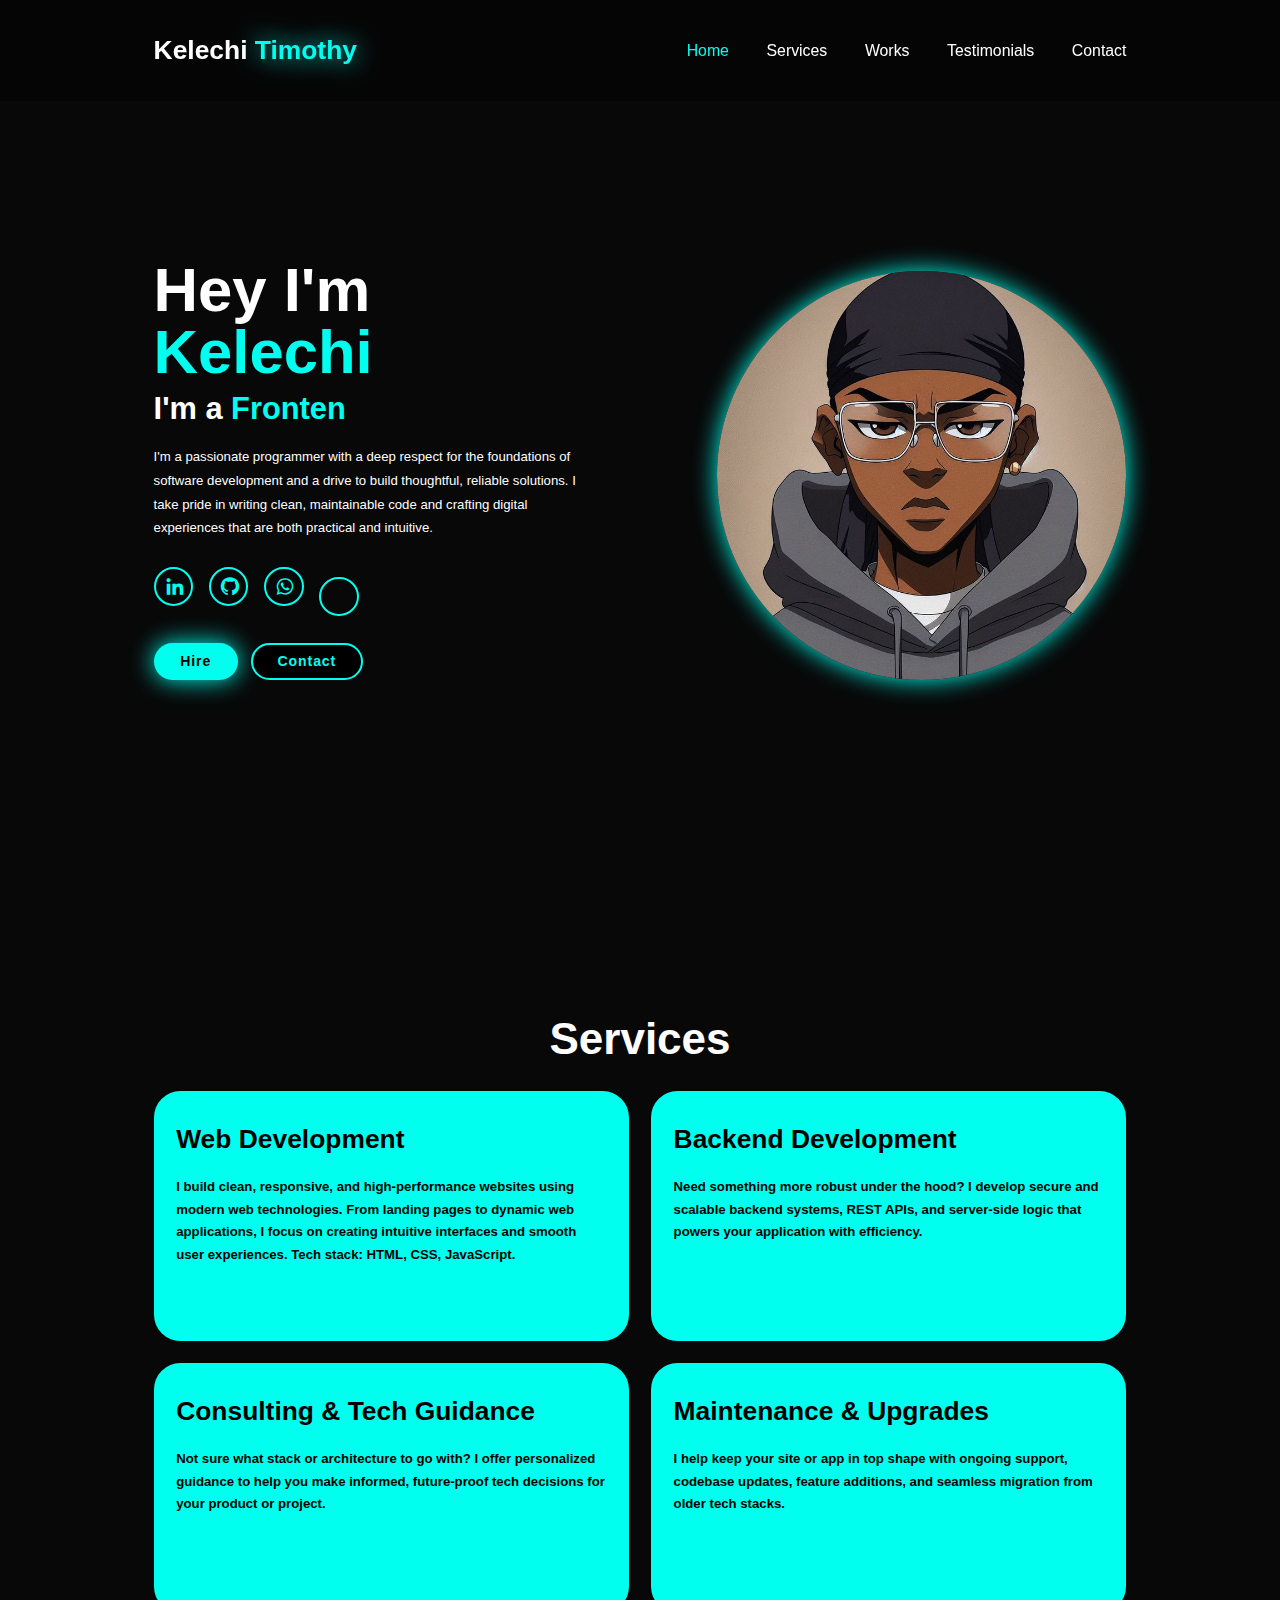
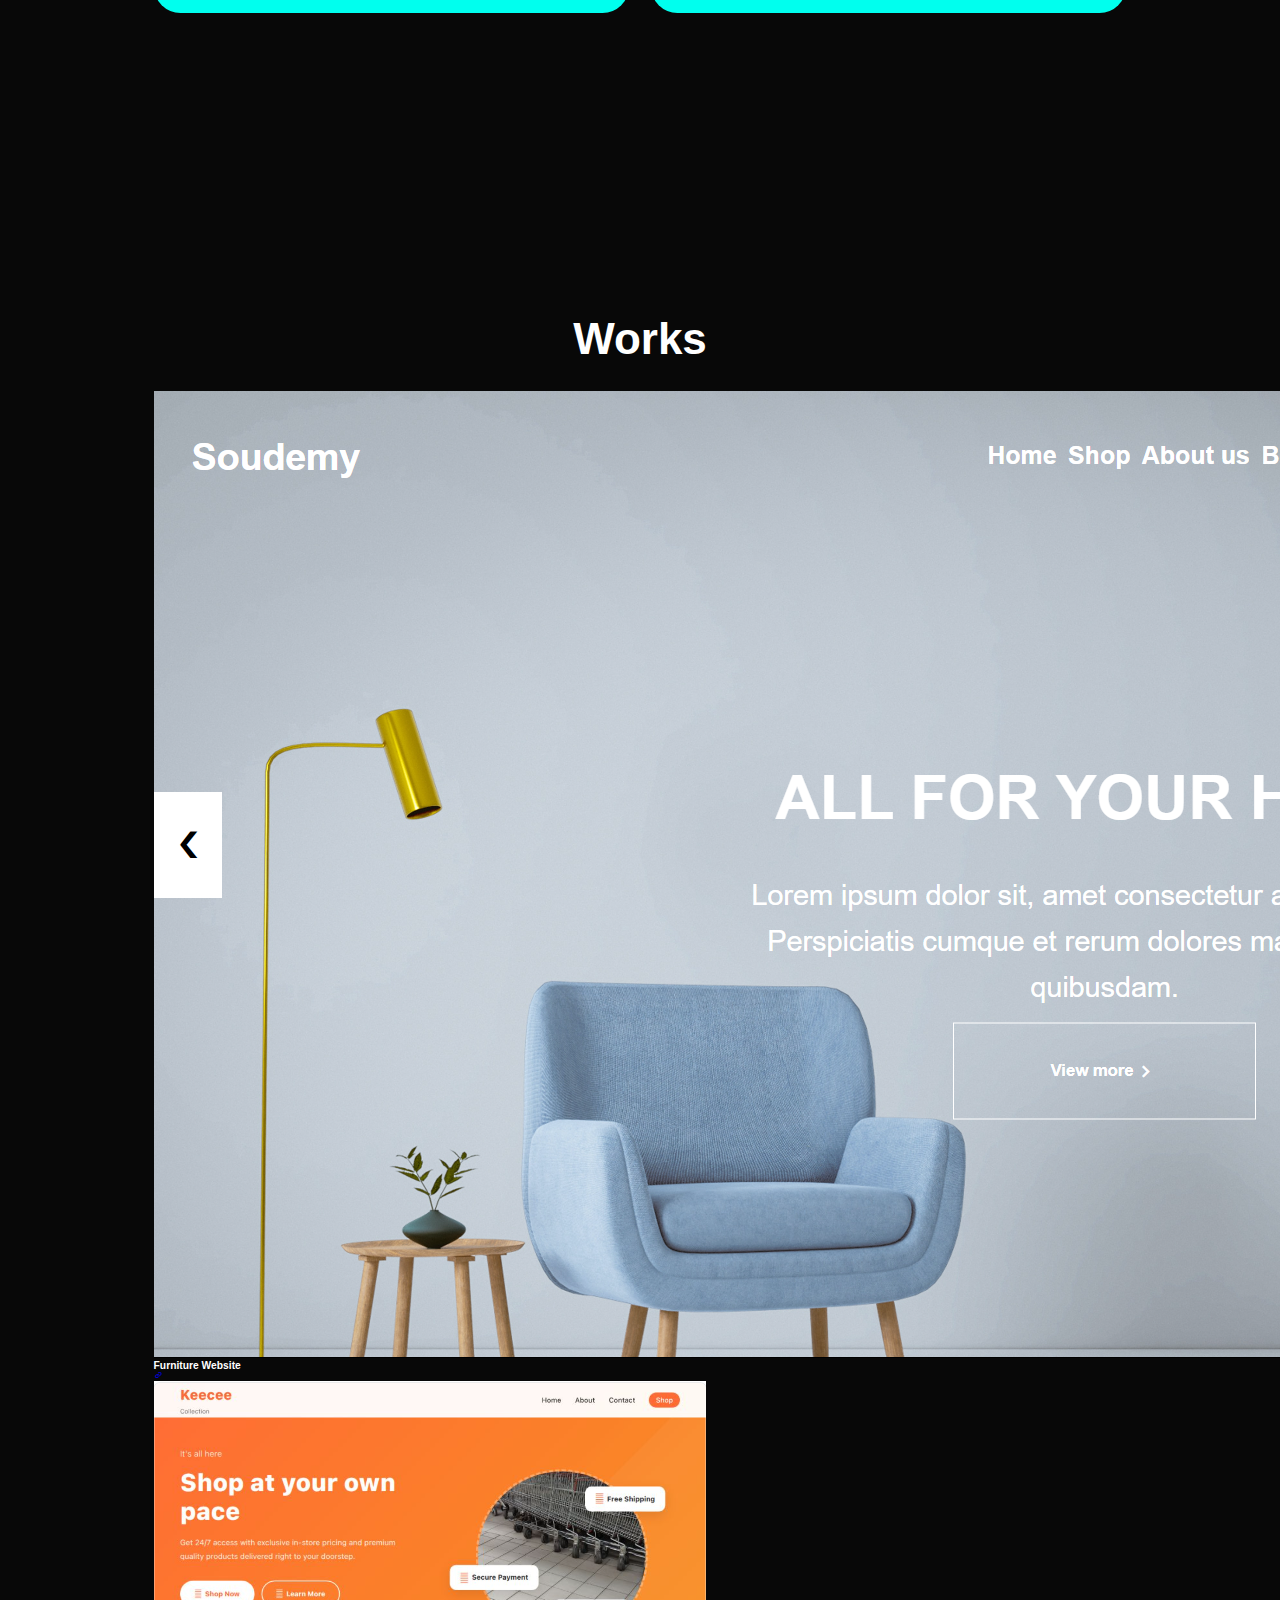
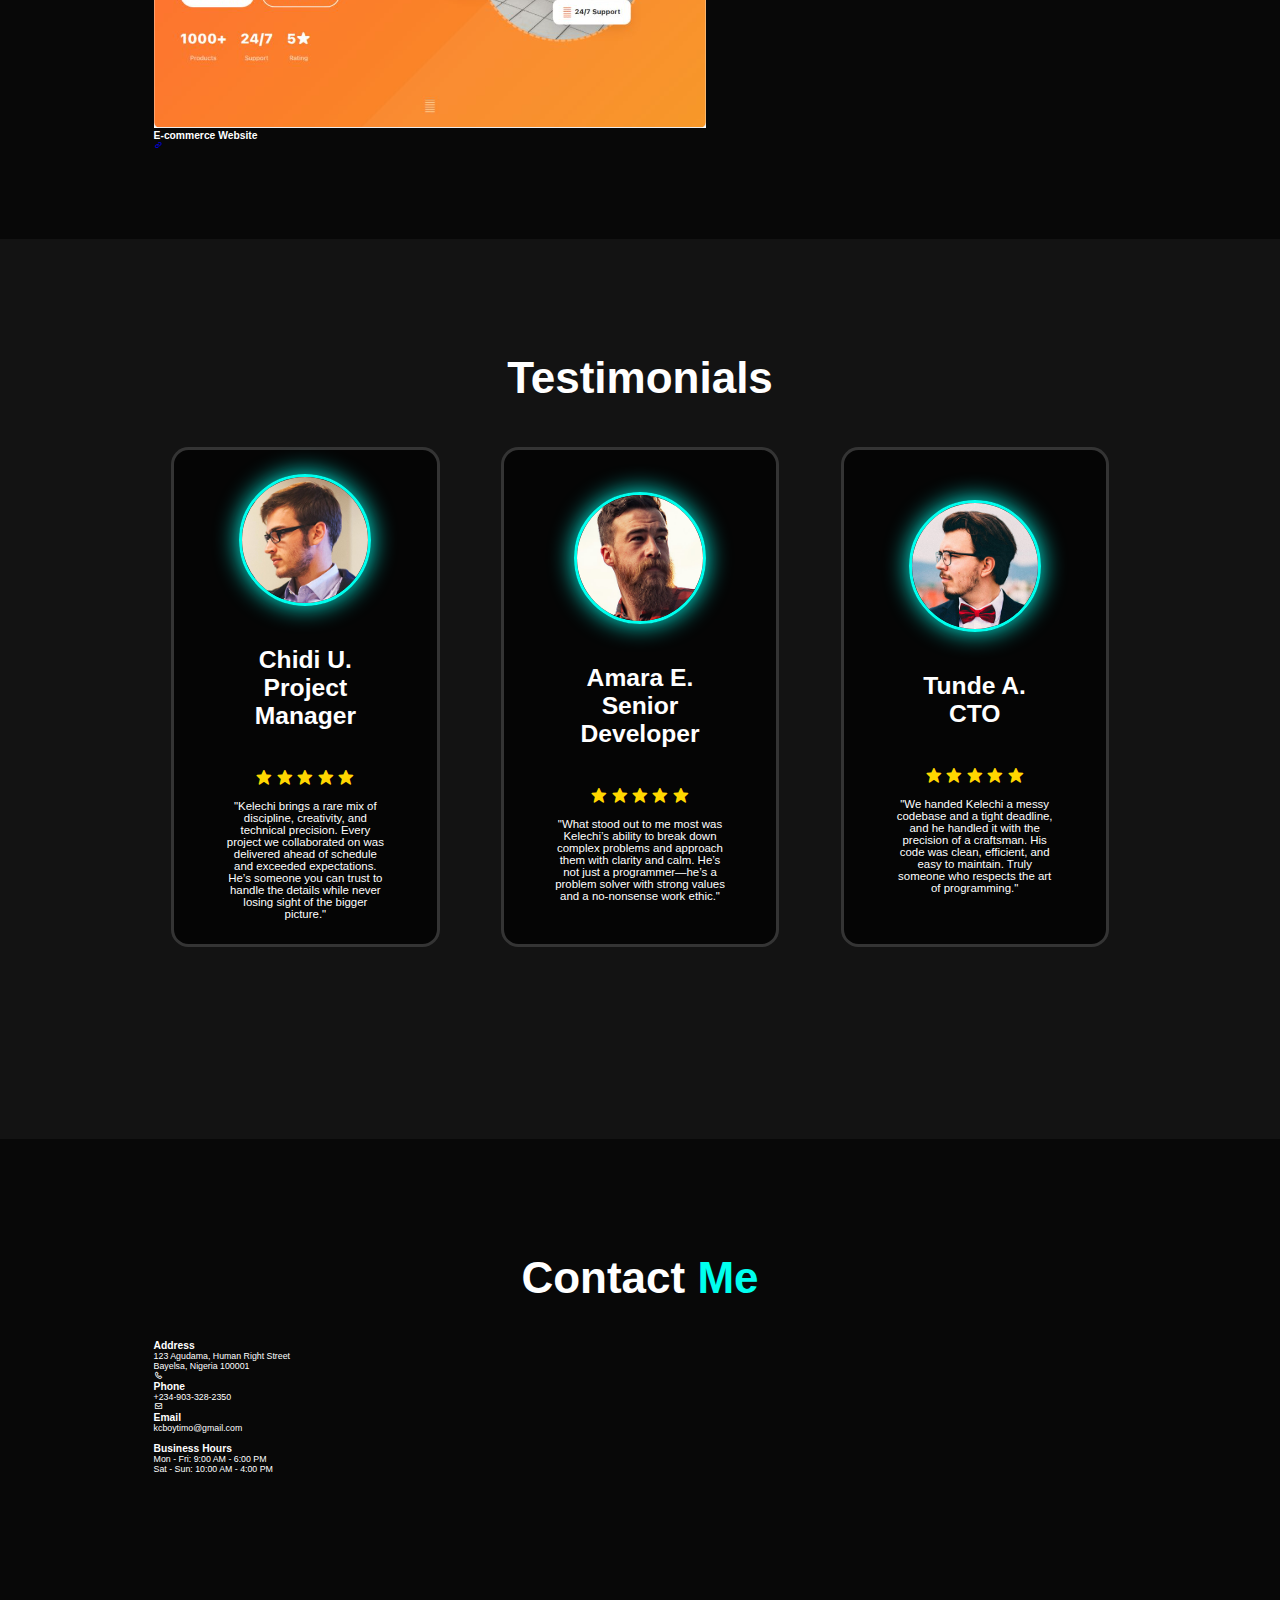
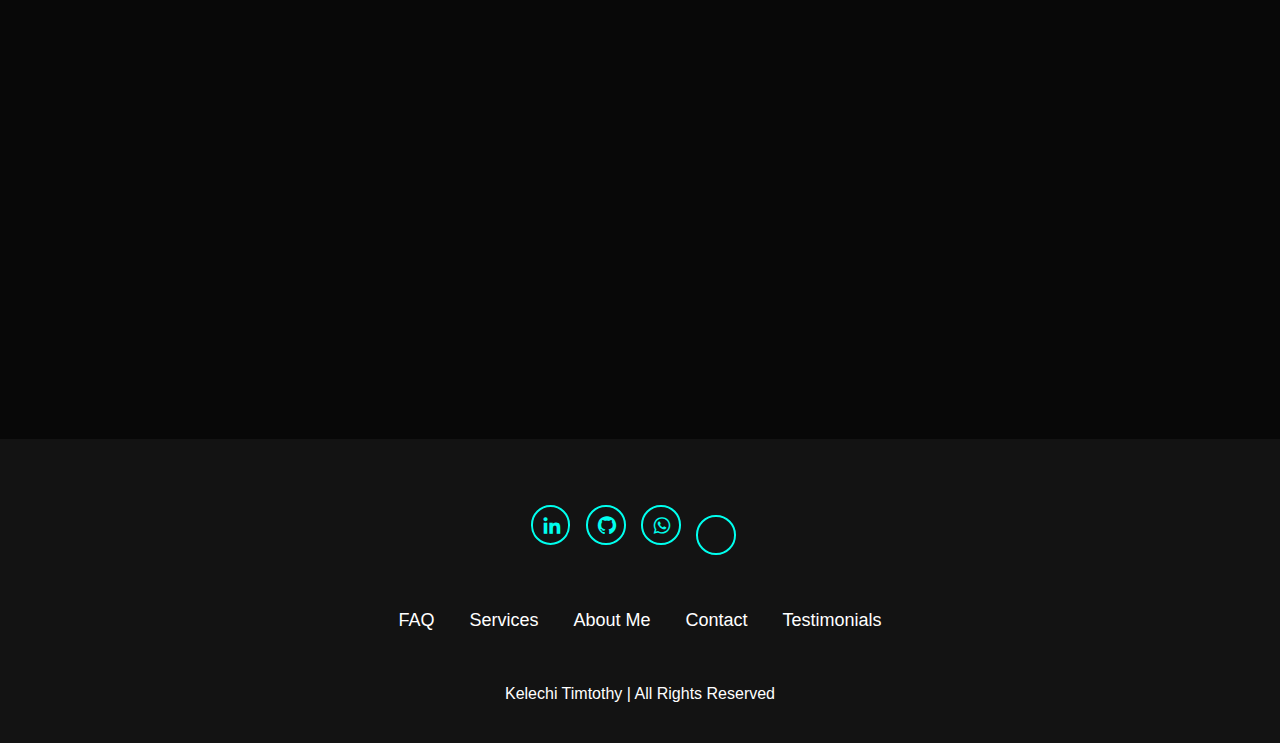
<file: index.html>
<!DOCTYPE html>
<html>
<head>
    <meta charset="UTF-8" />
    <meta name="viewport" content="width=device-width, initial-scale=1.0">
     <link href='https://unpkg.com/boxicons@2.1.4/css/boxicons.min.css' rel='stylesheet'>
     <link href='https://cdn.boxicons.com/fonts/basic/boxicons.min.css' rel='stylesheet'>
     <link href='https://cdn.boxicons.com/fonts/brands/boxicons-brands.min.css' rel='stylesheet'>
      <link rel="stylesheet" href="style.css">
      <link rel="icon" type="image/jpg" sizes="32x32" href="KC.jpg">
    <title>Portfolio | Home</title>
</head>
<body>
    <header id="mainHeader" class="header">
        <div class="logo">
            Kelechi <span>Timothy</span>
        </div>
        <div class="hamburger" id="hamburger">
      <span></span>
      <span></span>
      <span></span>
    </div>
        
       

        <nav>        
            <div class="nav-links">
                <a href="index.html#home" class="active">Home</a>
                <a href="index.html#services">Services</a>
                <a href="#work">Works</a>
                <a href="index.html#testimonials">Testimonials</a>
                <a href="index.html#contact">Contact</a>
            </div>        
        </nav>
    </header>
    <section class="home" id="home">
        
            <div class="home-content">
                <h1> Hey I'm <span>Kelechi</span></h1>
                <h3 class="text-animation"> I'm a <span id="text">|</span></h3>
                <p>I'm a passionate programmer with a deep respect for the foundations of software development and a drive to build thoughtful, reliable solutions. I take pride in writing clean, maintainable code and crafting digital experiences that are both practical and intuitive.</p>
                <div class="social-icons">
                    <a href="#"><i class='bx bxl-linkedin'></i></a>
                    <a href="https://github.com/Kelechi-6" target="_blank"><i class='bx bxl-github'></i></a>
                     <a href="https://wa.me/2349033282350?text=Good%20day%2C%20I%20came%20across%20your%20profile%20and%20would%20like%20to%20connect%20regarding%20a%20professional%20opportunity.%20Looking%20forward%20to%20hearing%20from%20you." target="_blank"><i class='bx bxl-whatsapp'></i></a>
                    <a href="https://www.instagram.com/kelechi.dev?igsh=MXgyajJncXdpZHpkbA==" target="_blank"><i class='bxl  bx-instagram'></i> </a>
                </div>
                <div class="btn-group">
                    <a href="mailto:kcboytimo@gmail.com?subject=Let's%20Work%20Together&body=Hi%2C%20I%20would%20like%20to%20discuss%20a%20project." class="btn">Hire</a>
                    <a href="Home.html#contact" class="btn">Contact</a>
                </div>
            </div>
                <div class="home-img">
                    <img src="K.jpeg" alt="">
                </div>              
    </section>
    <section class="services" id="services">
        <h2 class="heading">Services</h2>
        <div class="services-container">
            <div class="service-box">
                <div class="service-info">
                    <h4>Web Development</h4>
                    <p>I build clean, responsive, and high-performance websites using modern web technologies. From landing pages to dynamic web applications, I focus on creating intuitive interfaces and smooth user experiences.
                    Tech stack: HTML, CSS, JavaScript.</p>
                </div>
            </div>
            <div class="service-box">
                <div class="service-info">
                    <h4> Backend Development</h4>
                    <p>Need something more robust under the hood? I develop secure and scalable backend systems, REST APIs, and server-side logic that powers your application with efficiency.</p>
                    
                </div>
            </div>
            <div class="service-box">
                <div class="service-info">
                    <h4> Consulting & Tech Guidance</h4>
                    <p>Not sure what stack or architecture to go with? I offer personalized guidance to help you make informed, future-proof tech decisions for your product or project.</p>
                </div>
            </div>
            <div class="service-box">
                <div class="service-info">
                    <h4>Maintenance & Upgrades</h4>
                    <p>I help keep your site or app in top shape with ongoing support, codebase updates, feature additions, and seamless migration from older tech stacks.</p>
                </div>
            </div>
        </div>

        
    </section>
    <section class="work" id="work">
        <div class="work-head">
            <h2>Works</h2>
        </div>
        <div class="categories-grid">
            <div class="category-card">
                    <div class="category-image">
                        <img src="project-1.png" alt="Men's Wear">
                        <div class="category-overlay">
                            <div class="category-info">
                                <h3>Furniture Website</h3>
                                <a href="https://responsive-furniture-website1.vercel.app/" class="category-btn">
                                    <i class='bx  bx-link' ></i></a>
                            </div>
                        </div>
                    </div>
                </div>
                <div class="category-card">
                    <div class="category-image">
                        <img src="project-2.png" alt="Men's Wear">
                        <div class="category-overlay">
                            <div class="category-info">
                                <h3>E-commerce Website</h3>
                                <a href="https://e-commerce-one-pi-88.vercel.app/" class="category-btn">
                                    <i class='bx  bx-link' ></i></a>
                            </div>
                        </div>
                    </div>
                </div>
        </div>
    </section>

    <section class="testimonials" id="testimonials">
        <div class="testimonials-box">
            <h2 class="heading"> Testimonials</h2>

            <div class="wrapper">
                <div class="testimonials-item">
                    <img src="user-01.jpg" alt="">
                    <h2>Chidi U. <br> Project Manager</h2>
                    <div class="rating">
                        <i class='bx bxs-star'
                        id="star"></i>
                        <i class='bx bxs-star'
                        id="star"></i>
                        <i class='bx bxs-star'
                        id="star"></i>
                        <i class='bx bxs-star'
                        id="star"></i>
                        <i class='bx bxs-star'
                        id="star"></i>
                    </div>
                    <p>"Kelechi brings a rare mix of discipline, creativity, and technical precision. Every project we collaborated on was delivered ahead of schedule and exceeded expectations. He’s someone you can trust to handle the details while never losing sight of the bigger picture."</p>
                </div>
                <div class="testimonials-item">
                    <img src="user-02.jpg" alt="">
                    <h2>Amara E. <br> Senior Developer</h2>
                    <div class="rating">
                        <i class='bx bxs-star'
                        id="star"></i>
                        <i class='bx bxs-star'
                        id="star"></i>
                        <i class='bx bxs-star'
                        id="star"></i>
                        <i class='bx bxs-star'
                        id="star"></i>
                        <i class='bx bxs-star'
                        id="star"></i>
                    </div>
                    <p>"What stood out to me most was Kelechi’s ability to break down complex problems and approach them with clarity and calm. He’s not just a programmer—he’s a problem solver with strong values and a no-nonsense work ethic."</p>
                </div>
                <div class="testimonials-item">
                    <img src="user-03.jpg" alt="">
                    <h2>Tunde A. <br> CTO</h2>
                    <div class="rating">
                        <i class='bx bxs-star'
                        id="star"></i>
                        <i class='bx bxs-star'
                        id="star"></i>
                        <i class='bx bxs-star'
                        id="star"></i>
                        <i class='bx bxs-star'
                        id="star"></i>
                        <i class='bx bxs-star'
                        id="star"></i>
                    </div>
                    <p>"We handed Kelechi a messy codebase and a tight deadline, and he handled it with the precision of a craftsman. His code was clean, efficient, and easy to maintain. Truly someone who respects the art of programming."</p>
                </div>
            </div>
        </div>
    </section>

    <section class="contact" id="contact">
        <h2 class="heading">Contact <span>Me</span></h2>

        <div class="contact-info">
                    <div class="info-card">
                        <div class="info-icon">
                            <i class='bx  bx-location-alt'></i> 
                        </div>
                        <div class="info-details">
                            <h3>Address</h3>
                            <p>123 Agudama, Human Right Street<br>Bayelsa, Nigeria 100001</p>
                        </div>
                    </div>

                    <div class="info-card">
                        <div class="info-icon">
                            <i class='bx  bx-phone'></i> 
                        </div>
                        <div class="info-details">
                            <h3>Phone</h3>
                            <p>+234-903-328-2350</p>
                        </div>
                    </div>

                    <div class="info-card">
                        <div class="info-icon">
                            <i class='bx  bx-envelope'></i> 
                        </div>
                        <div class="info-details">
                            <h3>Email</h3>
                            <p>kcboytimo@gmail.com</p>
                        </div>
                    </div>

                    <div class="info-card">
                        <div class="info-icon">
                            <i class='bx  bx-clock-5'></i> 
                        </div>
                        <div class="info-details">
                            <h3>Business Hours</h3>
                            <p>Mon - Fri: 9:00 AM - 6:00 PM</p>
                            <p>Sat - Sun: 10:00 AM - 4:00 PM</p>
                        </div>
                    </div>
        </div>
    </section>

    <footer class="footer">
        <div class="social">
                    <a href="#"><i class="bx bxl-linkedin"></i></a>
                    <a href="https://github.com/Kc-man6" target="_blank"><i class='bx bxl-github'></i></a>
                    <a href="https://wa.me/2349033282350?text=Good%20day%2C%20I%20came%20across%20your%20profile%20and%20would%20like%20to%20connect%20regarding%20a%20professional%20opportunity.%20Looking%20forward%20to%20hearing%20from%20you." target="_blank"><i class='bx bxl-whatsapp'></i></a>
                    <a href="https://www.instagram.com/kelechi.dev?igsh=MXgyajJncXdpZHpkbA==" target="_blank"><i class='bxl  bx-instagram'></i> </a>
        </div>

        <ul class="list">
            <li>
                <a href="#">FAQ</a>
            </li>
            <li>
                <a href="Home.html#services">Services</a>
            </li>
            <li>
                <a href="Home.html#home">About Me</a>
            </li>
            <li>
                <a href="Home.html#contact">Contact</a>
            </li>
            <li>
                <a href="Home.html#testimonials">Testimonials</a>
            </li>
        </ul>
        <p class="copyright">
            Kelechi Timtothy | All Rights Reserved
        </p>
    </footer>

    
    <script src="script.js"></script>
</body>
</html>
</file>
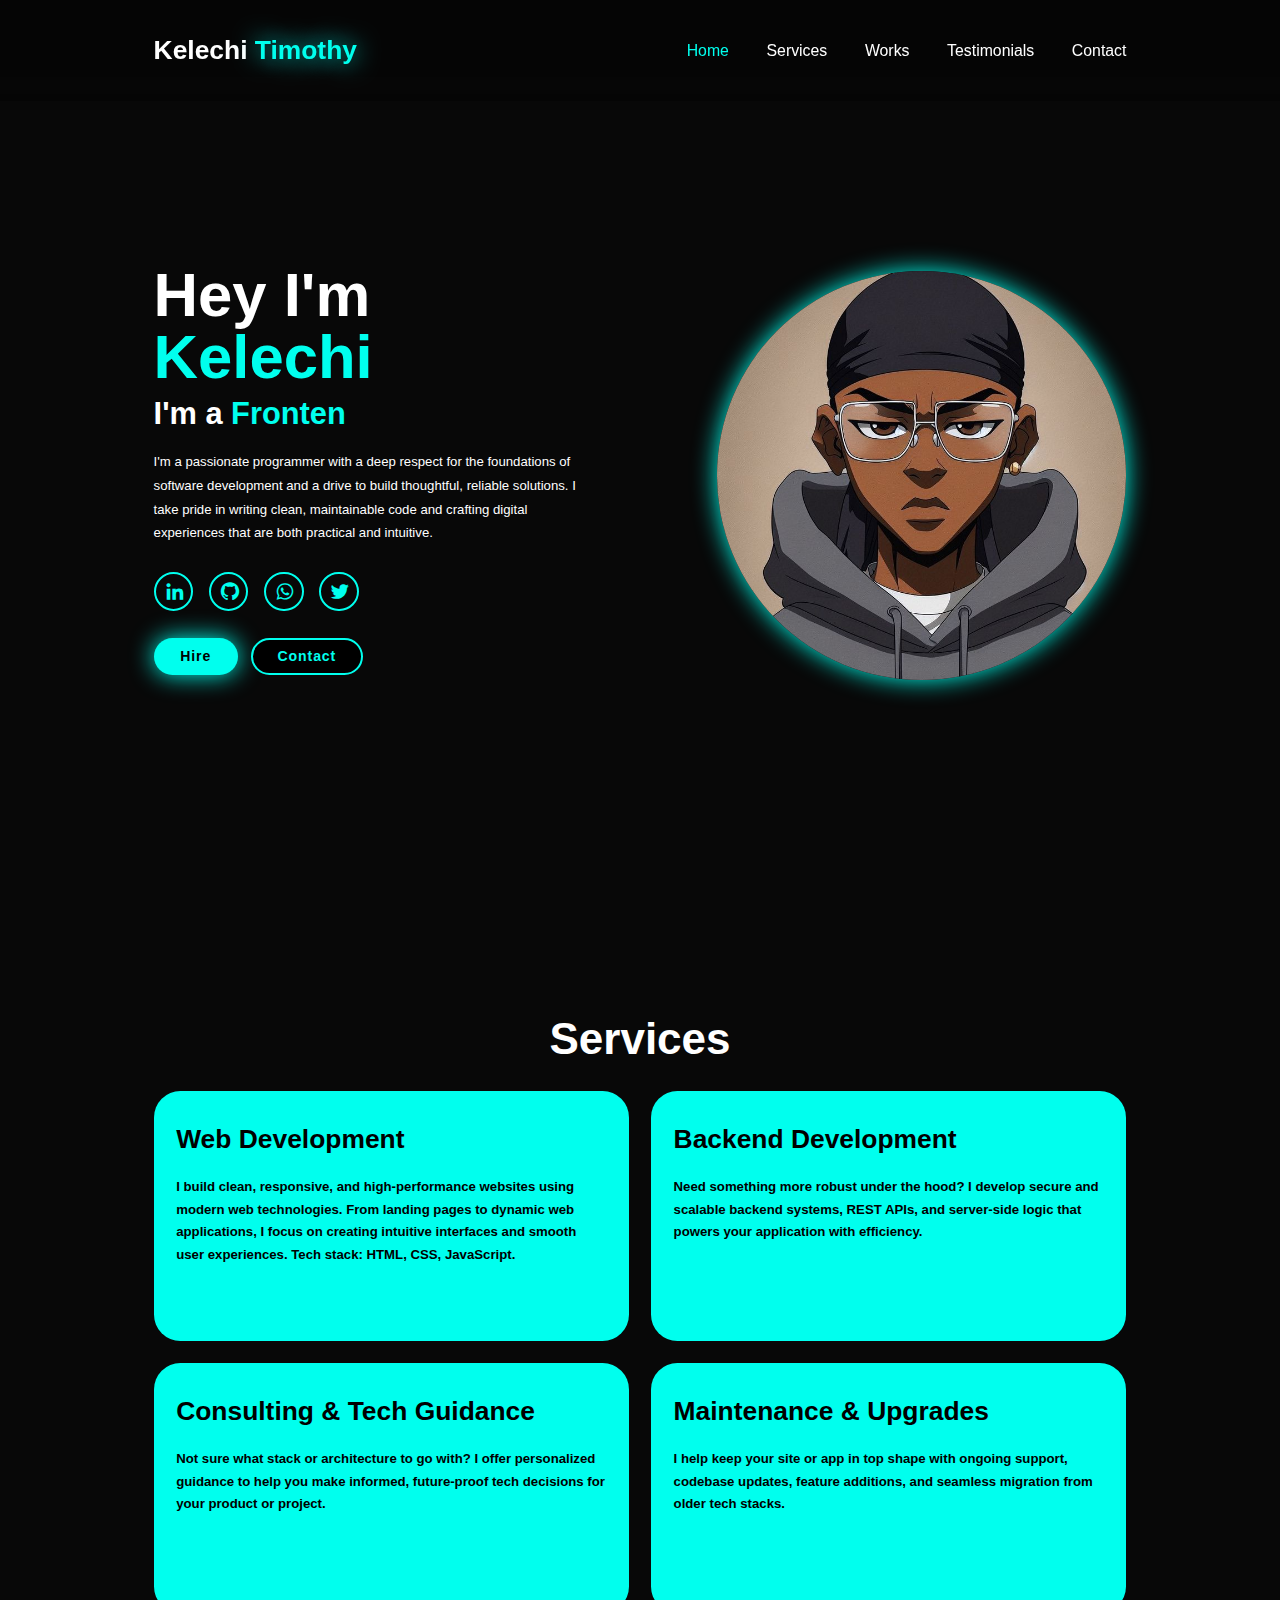
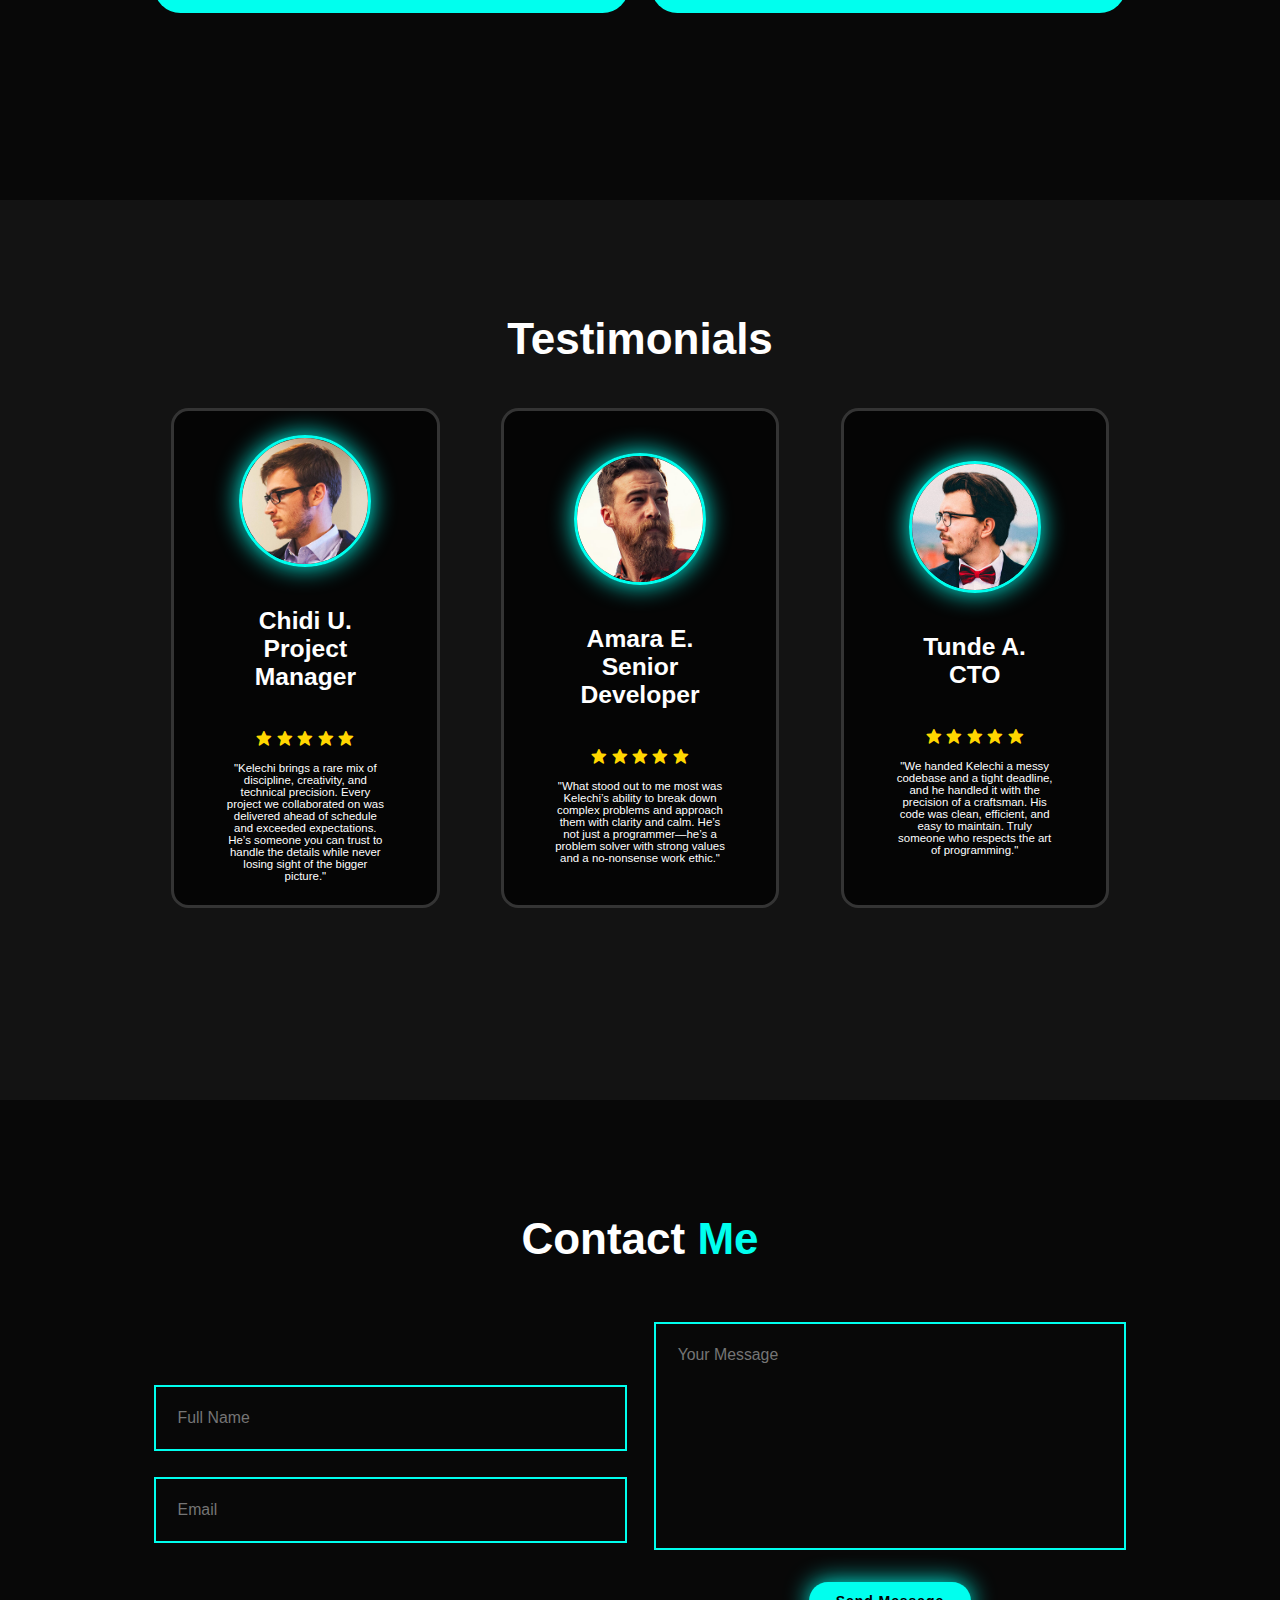
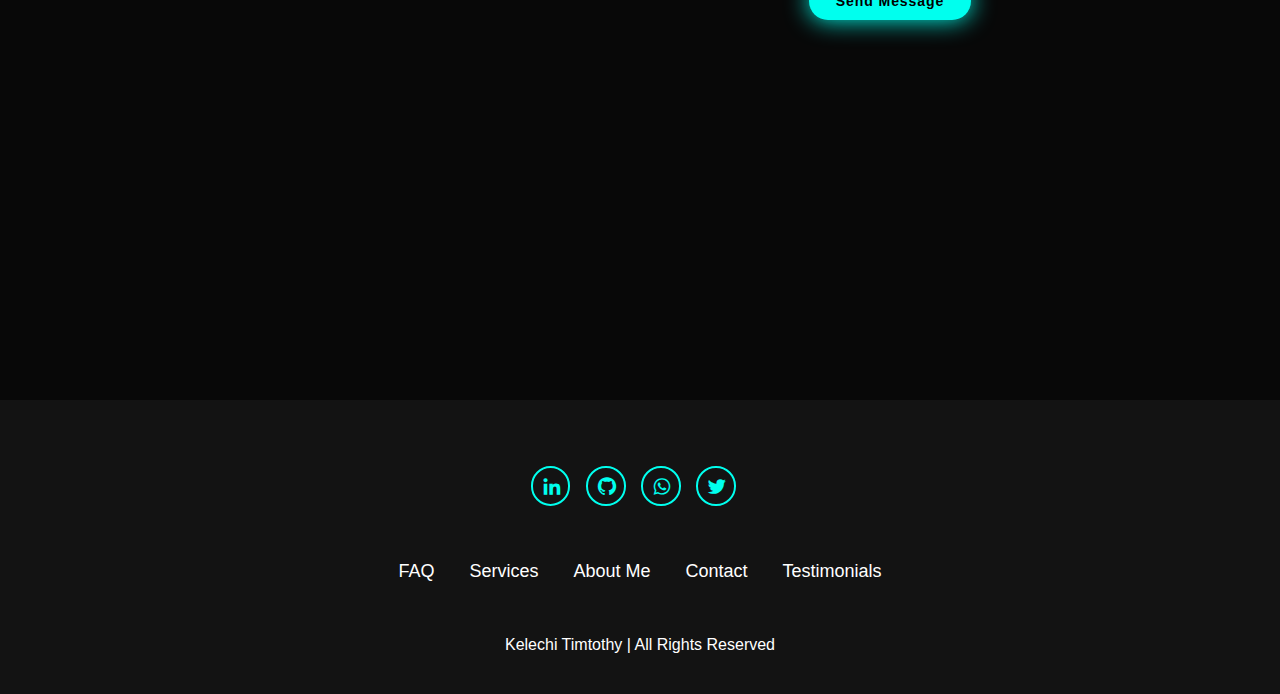
<file: Home.html>
<!DOCTYPE html>
<html>
<head>
    <meta charset="UTF-8" />
    <meta name="viewport" content="width=device-width, initial-scale=1.0">
     <link href='https://unpkg.com/boxicons@2.1.4/css/boxicons.min.css' rel='stylesheet'>
      <link rel="stylesheet" href="style.css">
      <link rel="icon" type="image/jpg" sizes="32x32" href="Image/KC.jpg">
    <title>Portfolio | Home</title>
</head>
<body>
    <header id="mainHeader" class="header">
        <div class="logo">
            <!-- <img src="image/KC.jpg" alt=""> -->
            Kelechi <span>Timothy</span>
        </div>
        <div class="hamburger" id="hamburger">
      <span></span>
      <span></span>
      <span></span>
    </div>
        
       

        <nav>        
            <div class="nav-links">
                <a href="Home.html#home" class="active">Home</a>
                <a href="Home.html#services">Services</a>
                <a href="#">Works</a>
                <a href="Home.html#testimonials">Testimonials</a>
                <a href="Home.html#contact">Contact</a>
            </div>        
        </nav>
    </header>
    <section class="home" id="home">
        
            <div class="home-content">
                <h1> Hey I'm <span>Kelechi</span></h1>
                <h3 class="text-animation"> I'm a <span id="text">|</span></h3>
                <p>I'm a passionate programmer with a deep respect for the foundations of software development and a drive to build thoughtful, reliable solutions. I take pride in writing clean, maintainable code and crafting digital experiences that are both practical and intuitive.</p>
                <div class="social-icons">
                    <a href="#"><i class='bx bxl-linkedin'></i></a>
                    <a href="#"><i class='bx bxl-github'></i></a>
                     <a href="#"><i class='bx bxl-whatsapp'></i></a>
                    <a href="#"><i class='bx bxl-twitter'></i></a>
                </div>
                <div class="btn-group">
                    <a href="mailto:#0" class="btn">Hire</a>
                    <a href="Home.html#contact" class="btn">Contact</a>
                </div>
            </div>
                <div class="home-img">
                    <img src="Image/K.jpeg" alt="">
                </div>              
    </section>
    <section class="services" id="services">
        <h2 class="heading">Services</h2>
        <div class="services-container">
            <div class="service-box">
                <div class="service-info">
                    <h4>Web Development</h4>
                    <p>I build clean, responsive, and high-performance websites using modern web technologies. From landing pages to dynamic web applications, I focus on creating intuitive interfaces and smooth user experiences.
                    Tech stack: HTML, CSS, JavaScript.</p>
                </div>
            </div>
            <div class="service-box">
                <div class="service-info">
                    <h4> Backend Development</h4>
                    <p>Need something more robust under the hood? I develop secure and scalable backend systems, REST APIs, and server-side logic that powers your application with efficiency.</p>
                    
                </div>
            </div>
            <div class="service-box">
                <div class="service-info">
                    <h4> Consulting & Tech Guidance</h4>
                    <p>Not sure what stack or architecture to go with? I offer personalized guidance to help you make informed, future-proof tech decisions for your product or project.</p>
                </div>
            </div>
            <div class="service-box">
                <div class="service-info">
                    <h4>Maintenance & Upgrades</h4>
                    <p>I help keep your site or app in top shape with ongoing support, codebase updates, feature additions, and seamless migration from older tech stacks.</p>
                </div>
            </div>
        </div>

        
    </section>

    <section class="testimonials" id="testimonials">
        <div class="testimonials-box">
            <h2 class="heading"> Testimonials</h2>

            <div class="wrapper">
                <div class="testimonials-item">
                    <img src="Image/user-01.jpg" alt="">
                    <h2>Chidi U. <br> Project Manager</h2>
                    <div class="rating">
                        <i class='bx bxs-star'
                        id="star"></i>
                        <i class='bx bxs-star'
                        id="star"></i>
                        <i class='bx bxs-star'
                        id="star"></i>
                        <i class='bx bxs-star'
                        id="star"></i>
                        <i class='bx bxs-star'
                        id="star"></i>
                    </div>
                    <p>"Kelechi brings a rare mix of discipline, creativity, and technical precision. Every project we collaborated on was delivered ahead of schedule and exceeded expectations. He’s someone you can trust to handle the details while never losing sight of the bigger picture."</p>
                </div>
                <div class="testimonials-item">
                    <img src="Image/user-02.jpg" alt="">
                    <h2>Amara E. <br> Senior Developer</h2>
                    <div class="rating">
                        <i class='bx bxs-star'
                        id="star"></i>
                        <i class='bx bxs-star'
                        id="star"></i>
                        <i class='bx bxs-star'
                        id="star"></i>
                        <i class='bx bxs-star'
                        id="star"></i>
                        <i class='bx bxs-star'
                        id="star"></i>
                    </div>
                    <p>"What stood out to me most was Kelechi’s ability to break down complex problems and approach them with clarity and calm. He’s not just a programmer—he’s a problem solver with strong values and a no-nonsense work ethic."</p>
                </div>
                <div class="testimonials-item">
                    <img src="Image/user-03.jpg" alt="">
                    <h2>Tunde A. <br> CTO</h2>
                    <div class="rating">
                        <i class='bx bxs-star'
                        id="star"></i>
                        <i class='bx bxs-star'
                        id="star"></i>
                        <i class='bx bxs-star'
                        id="star"></i>
                        <i class='bx bxs-star'
                        id="star"></i>
                        <i class='bx bxs-star'
                        id="star"></i>
                    </div>
                    <p>"We handed Kelechi a messy codebase and a tight deadline, and he handled it with the precision of a craftsman. His code was clean, efficient, and easy to maintain. Truly someone who respects the art of programming."</p>
                </div>
            </div>
        </div>
    </section>

    <section class="contact" id="contact">
        <h2 class="heading">Contact <span>Me</span></h2>

        <form >
            <div class="input-group">
                <div class="input-box">
                    <input type="text" placeholder="Full Name">
                    <input type="email" placeholder="Email">
                </div>
            </div>
            <div class="input-group-2">
                <textarea name="" id="" cols="30" rows="10" placeholder="Your Message"></textarea>
                <input type="submit" value="Send Message" class="btn">
            </div>
        </form>
    </section>

    <footer class="footer">
        <div class="social">
            <a href="#"><i class="bx bxl-linkedin"></i></a>
            <a href="#"><i class="bx bxl-github"></i></a>
            <a href="#"><i class="bx bxl-whatsapp"></i></a>
            <a href="#"><i class="bx bxl-twitter"></i></a>
        </div>

        <ul class="list">
            <li>
                <a href="#">FAQ</a>
            </li>
            <li>
                <a href="Home.html#services">Services</a>
            </li>
            <li>
                <a href="Home.html#home">About Me</a>
            </li>
            <li>
                <a href="Home.html#contact">Contact</a>
            </li>
            <li>
                <a href="Home.html#testimonials">Testimonials</a>
            </li>
        </ul>
        <p class="copyright">
            Kelechi Timtothy | All Rights Reserved
        </p>
    </footer>

    
    <script src="script.js"></script>
</body>
</html>
</file>
<file: style.css>
*{
    margin: 0;
    padding: 0;
    box-sizing: border-box;
    text-decoration: none;
    border: none;
    outline: none;
    scroll-behavior: smooth;
    font-family: Arial, Helvetica, sans-serif;
}
:root{
    --bg-color: #080808;
    --second-bg-color:#131313;
    --text-color:white;
    --main-color:#00ffee;
}

html{
    font-size: 60%;
    /* overflow: hidden; */
}
body{
    background-color: var(--bg-color);
    color: var(--text-color);
}
h2{
    margin: 3rem;
    color: white;
    font-size: 5rem;
    text-align: center;
}
.header{
    position: fixed;
    top: 0;
    left: 0;
    width: 100%;
    padding: 4rem 12% 4rem;
    background: rgba(0, 0, 0, 0.3);
    backdrop-filter: blur(10px);
    display: flex;
    justify-content: space-between;
    align-items: center;
    z-index: 5;
}
.logo{
    font-size: 3rem;
    color: var(--text-color);
    font-weight: 800;
    cursor: pointer;
    transition: 0.3s ease;
}
.logo:hover{
    transform: scale(1.1);
}
.logo span{
    text-shadow: 0 0 25px var(--main-color);
}
.nav-links a{
    font-size: 1.8rem;
    color: var(--text-color);
    margin-left: 4rem;
    font-weight: 500;
    transition: 0.3s ease;
    border-bottom: 3px solid transparent;
    position: relative;
}
.nav-links a::after {
  content: "";
  position: absolute;
  left: 0;
  bottom: -5px;
  width: 0;
  height: 2px;
  background: var(--main-color);
  transition: width 0.3s ease-in-out;
}
.nav-links a:hover::after {
  width: 100%;
}
.nav-links a:hover,
.nav-links a.active{
    color: var(--main-color);
}

section{
    min-height: 100vh;
    padding: 10rem 12% 10rem;
}
.home{
    display: flex;
    align-items: center;
    justify-content: center;
    gap: 15rem;
}
.home-content{
    display: flex;
    flex-direction: column;
    align-items: baseline;
    text-align: left;
    justify-content: center;
    margin-top: 3rem;
}
span{
    color: var(--main-color);
}
.logo span{
    color: var(--main-color);
}
.home-content h3{
    margin-bottom: 2rem;
    margin-top: 1rem;
    font-size: 3.5rem;
}
.home-content h1{
    font-size: 7rem;
    font-weight: 700;
    margin-top: 1.5rem;
    line-height: 1;
}
.home-img{
    border-radius: 50%;
}
.home-img img{
    position: relative;
    top: 3rem;
    width: 32vw;
    border-radius: 50%;
    box-shadow: 0 0 25px var(--main-color);
    cursor: pointer;
    transition: 0.4s ease-in-out;
}
.home-img img:hover{
    box-shadow: 0 0 25px var(--main-color),
                0 0 50px var(--main-color),
                0 0 100px var(--main-color);
}
.home-content p{
    font-size: 1.5rem;
    font-weight: 500;
    line-height: 1.8;
    max-width: 1000px;
}
.social-icons a{
    display: inline-flex;
    justify-self: center;
    align-items: center;
    width: 4.5rem;
    height: 4.5rem;
    background: transparent;
    border: 2px solid var(--main-color);
    font-size: 2.5rem;
    border-radius: 50%;
    color: var(--main-color);
    margin: 3rem 1.5rem 3rem 0;
    padding: 8px;
    transition: 0.3s ease-in-out;
}
.social-icons a:hover{
    color: var(--text-color);
    transform: scale(1.3)translateY(-5px);
    box-shadow: 0 0 25px var(--main-color);
    background-color: var(--main-color);
}
.btn{
    display: inline-block;
    padding: 1rem 2.8rem;
    background: var(--main-color);
    box-shadow: 0 0 25px var(--main-color);
    border-radius: 4rem;
    font-size: 1.6rem;
    color: black;
    border: 2px solid transparent;
    letter-spacing: 0.1rem;
    font-weight: 600;
    transition: 0.3s ease-in-out;
    cursor: pointer;
}
.btn:hover{
    transform: scale(1.05);
    box-shadow: 0 0 50px var(--main-color);
}
.btn-group{
    display: flex;
    align-items: center;
    gap: 1.5rem;
}
.btn-group a:nth-of-type(2){
    background-color: black;
    color: var(--main-color);
    border: 2px solid var(--main-color);
    box-shadow: 0 0 25px transparent;
}
.btn-group a:nth-of-type(2):hover{
    box-shadow: 0 0 25px var(--main-color);
    background-color: var(--main-color);
    color: black;
}
.services{
    background: var(--bg-color);
    color: black;
}
.services h2{
    margin: 3rem;
}
.services-container{
    display: grid;
    grid-template-columns: repeat(2,1fr);
    align-items: center;
    gap: 2.5rem;
}
.service-box{
    background-color: var(--main-color);
    height: 250px;
    border-radius: 3rem;
    border: 5px solid transparent;
    cursor: pointer;
    transition: 0.4s ease-in-out;
}
.service-box:hover{
    background: white;
    color: black;
    border: 5px solid var(--main-color);
    transform: scale(1.03);
}
.service-box .service-info{
    display: flex;
    flex-direction: column;
    text-align: left;
    max-height: 200px;
    justify-content: left;
    align-items: baseline;
    padding: 2rem 2rem;
    gap: 10px;
}
.service-info h4{
    font-size: 3rem;
    font-weight: 800;
    line-height: 2;
}
.service-info p{
    font-size: 1.5rem;
    font-weight: 600;
    max-height: 100px;
    line-height: 1.7;
}
.testimonials{
    background: var(--second-bg-color);
}
.testimonials-box{
    background-size: cover;
    display: flex;
    align-items: center;
    justify-content: center;
    flex-direction: column;
}
.testimonials .heading{
    margin-bottom: 5rem;
    
}
.testimonials-box img{
    width: 15rem;
    border-radius: 50%;
    border: 3px solid var(--main-color);
    box-shadow: 0 0 25px var(--main-color);
}
.wrapper{
    display: grid;
    grid-template-columns: repeat(3,1fr);
    gap: 3rem;
}
.testimonials-item{
    min-height: 500px;
    max-width: 350px; 
    background: rgba(0, 0, 0, 0.7);
    border: 3px solid rgba(238, 238, 238, 0.2);
    border-radius: 2rem;
    margin: 0 2rem;
    padding: 20px 50px;
    cursor: pointer;
    display: flex;
    flex-direction: column;
    align-items: center;
    justify-content: center;
    text-align: center;
    gap: 1.5rem;
    color: white;
    transition: 0.4s ease-in-out;
}
.testimonials-item:hover{
    border: 3px solid var(--main-color);
    transform: translateY(-10px)scale(1.03);
    box-shadow: 0 0 50px var(--main-color);
}
.testimonials-item h2{
    font-size: 2.8rem;
}
.testimonials-item p{
    font-size: 1.3rem;
}
#star{
    color: gold;
    font-size: 2rem;
}

.contact{
    background-color: var(--bg-color);
}
.contact h2{
    margin: 3rem;
}
.contact form{
    display: flex;
    align-items: center;
    justify-content: center;
    gap: 3rem;
    margin: 5rem auto;
    text-align: center;
}
.contact form .input-box{
    display: flex;
    justify-content: center;
    flex-wrap: wrap;
}
.contact form .input-box input,
.contact form textarea{
    width: 100%;
    padding: 2.5rem;
    font-size: 1.8rem;
    color: var(--text-color);
    background: var(--bg-color);
    border: 2px solid var(--main-color);
    margin: 1.5rem 0;
    resize: none;
}
.contact form .btn{
    margin-top: 2rem;
}
.footer{
    position: relative;
    bottom: 0;
    width: 100%;
    padding: 40px 0;
    background-color: var(--second-bg-color);
}
.footer .social{
    text-align: center;
    padding-bottom: 25px;
    color: var(--main-color);
}
.footer .social a{
    display: inline-flex;
    justify-self: center;
    align-items: center;
    width: 4.5rem;
    height: 4.5rem;
    background: transparent;
    border: 2px solid var(--main-color);
    font-size: 2.5rem;
    border-radius: 50%;
    color: var(--main-color);
    margin: 3rem 1.5rem 3rem 0;
    padding: 8px;
    transition: 0.3s ease-in-out;
}
.footer .social a:hover{
    transform: scale(1.2)translateY(-10px);
    background-color: var(--main-color);
    color: black;
    box-shadow: 0 0 25px var(--main-color);
}
.footer ul{
    margin-top: 0;
    padding: 0;
    font-size: 18px;
    line-height: 1.6;
    margin-bottom: 0;
    text-align: center;
}
.footer ul li a{
    color: white;
    border-bottom: 3px solid transparent;
    transition: 0.3s ease-in-out;
}
.footer ul li a:hover{
    border-bottom: 3px solid var(--main-color);
}
.footer ul li{
    display: inline-block;
    padding: 0 15px;
}
.footer .copyright{
    margin-top: 50px;
    text-align: center;
    font-size: 16px;
    color: white;
}
h2{
    margin-bottom: 3rem;
    color: white;
    font-size: 5rem;
    text-align: center;
}
.hamburger {
  display: none;
  flex-direction: column;
  gap: 5px;
  cursor: pointer;
}

.hamburger span {
  width: 25px;
  height: 3px;
  background: var(--main-color);
  transition: all 0.3s;
}

/* Hamburger animation to X */
.hamburger.active span:nth-child(1) {
  transform: translateY(5px) rotate(45deg);
}
.hamburger.active span:nth-child(2) {
  opacity: 0;
}
.hamburger.active span:nth-child(3) {
  transform: translateY(-12px) rotate(-45deg);
}  

@media(max-width:1285px){
    html{
        font-size: 55%;
    }
    .services-container{
        padding-bottom: 7rem;
        grid-template-columns: repeat(2,1fr);
    }
}
@media(max-width:991px){
    header{
        padding: 2rem 3%;
    }
    .hamburger{
        display: none;
    }
    section{
        padding: 10rem 3% 2rem;
    }
    .services{
        padding-bottom: 7rem;
    }
    .testimonials .wrapper{
        grid-template-columns: repeat(1,1fr);
    }
    .testimonials-item{
        max-width: 700px;
    }
    .testimonials-item p{
        font-size: 1.8rem;
    }
    .testimonials-item h4{
        font-size: 4rem;
    }
    .testimonials-item img{
        width: 25rem;
    }
    .contact form{
        flex-direction: column;
    }
    .footer{
        padding: 2rem 3%;
    }
}
@media(max-width:895px){
    .hamburger{
        display: flex;
    }
    .nav-links{
        position: absolute;
        top: 100%;
        right: 0;
        width: 50%;
        padding: 1rem 3%;
        background: rgba(0, 0, 0, 0.8);
        backdrop-filter: blur(20px);
        border-bottom-left-radius: 2rem;
        border-left: 2px solid var(--main-color);
        border-bottom: 2px solid var(--main-color);
        display: none;
        flex-direction: column;
        align-items: center;
    }
    .nav-links .active{
        display: flex;
    }
    .nav-links a{
        display: block;
        font-size: 2rem;
        margin: 3rem 0;
        color: white;
    }
    .home{
        flex-direction: column-reverse;
        margin: 5rem 4rem;
    }
    .home-content h3{
        font-size: 2.6rem;
    }
    .home-content h1{
        font-size: 8rem;
        margin-top: 3rem;
    }
    .home-content p{
        max-width: 600px;
        margin: 0 auto;
    }
    .home-img img{
        width: 56vw;
    }
    .services h2{
        margin-bottom: 3rem;
    }
    .wrapper{
    display: grid;
    grid-template-columns: repeat(3,1fr);
    gap: 3rem;
}
    /* .services-container{
        grid-template-columns: repeat(1,1fr);
    } */
}
@media (max-width: 768px) {
  .nav-links {
    position: absolute;
    top: 60px;
    right: 20px;
    background: rgba(0, 0, 0, 0.8);
    backdrop-filter: blur(20px);
    flex-direction: column;
    padding: 10px;
    display: none;
  }

  .nav-links.active {
    display: flex;
  }

  .hamburger {
    display: flex;
  }
  .home{
    display: flex;
    flex-direction: column-reverse;
    align-items: center;
    justify-content: center;
    gap: 0rem;
}
.home-content{
    display: flex;
    flex-direction: column;
    align-items: center;
    text-align: center;
    justify-content: center;
    margin-top: 3rem;
}
.service-info h4{
    font-size: 2.2rem;
    font-weight: 800;
    line-height: 1.3;
}
.service-info p{
    font-size: 11px;
    font-weight: 600;
    max-height: 100px;
    line-height: 1.4;
}
.testimonials-item h2{
    font-size: 2.5rem;
}
.testimonials-item p{
    font-size: 1.2rem;
}
.footer ul{
    font-size: 17px;
}
.footer ul li{
    display: inline-block;
    padding: 0 5px;
}
 }
</file>
